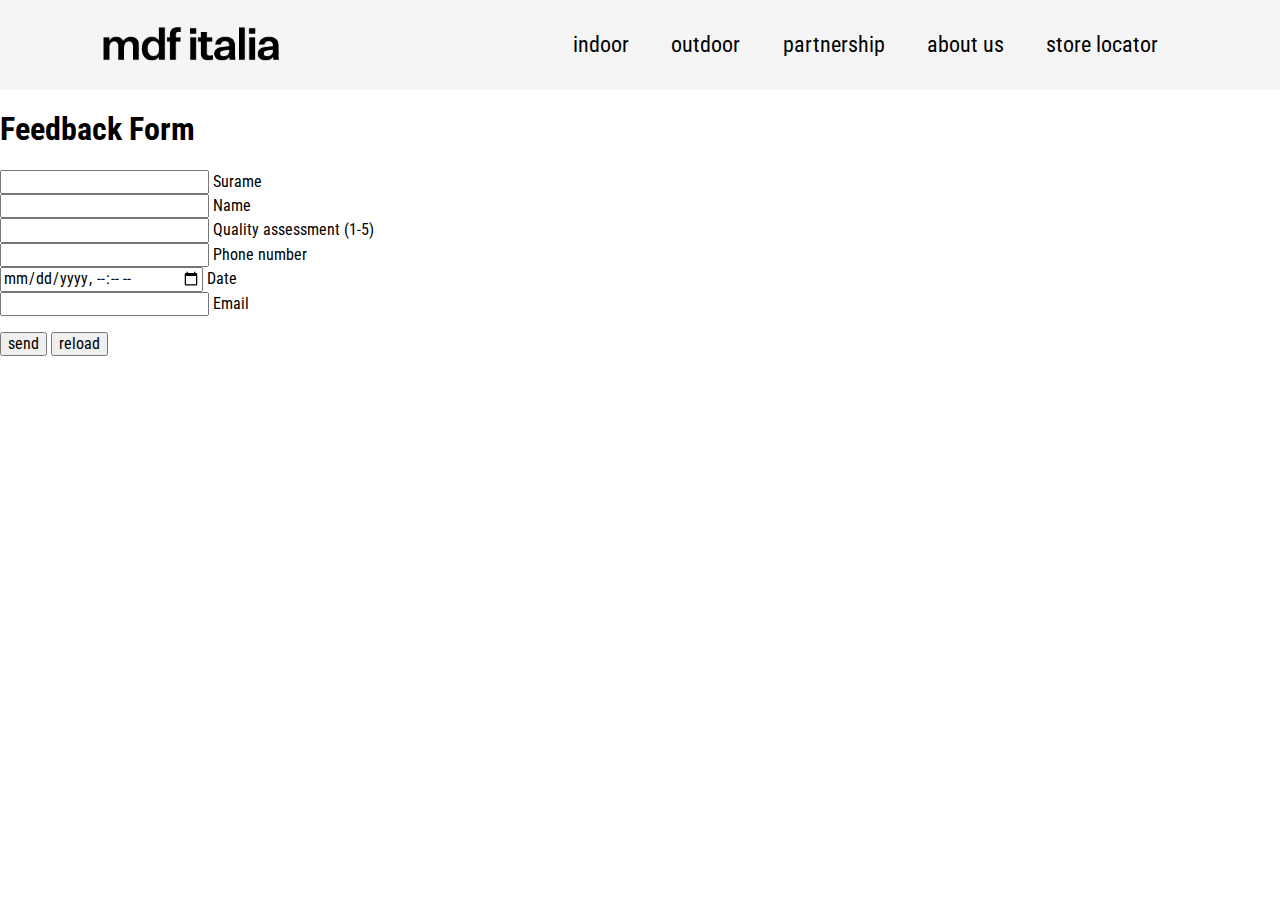
<file: feedback.html>
<!DOCTYPE html>
<html lang="en">
<head>
    <meta charset="UTF-8">
    <meta name="viewport" content="width=device-width, initial-scale=1.0">
    <title>mdf italia</title>
    <link rel="stylesheet" href="styles/normalize.css">
    <link rel="stylesheet" href="styles/main.css"> 
    <link rel="preconnect" href="https://fonts.googleapis.com">
    <link rel="preconnect" href="https://fonts.gstatic.com" crossorigin>
    <link href="https://fonts.googleapis.com/css2?family=Roboto+Condensed:wght@300;400;500&display=swap" rel="stylesheet">
</head>
<body>

<header class="navMenu">
        <div class="navMenu__logo">
            
            <a href="index.html"><img src="images/MDF_logo_black.png" alt="mdf italia"> </a>
        </div>
        <div class="navMenu__pages">
            <ul>
                <li><a  href="indoor.html">indoor</a></li>
                <li><a  href="outdoor.html">outdoor</a></li>
                <li><a  href="partnership.html">partnership</a></li>
                <li><a  href="https://youtu.be/d-CbiKkODRM">about us</a></li>
                <li><a  href="store-selector.html">store locator</a></li>
            </ul>
        </div>
</header>

<!-- фамилия, имя, мобильный телефон, электронка, дата отправки сообщения);
 -->
 <form action="https://www.bing.com/" method="get" required>
    <h1 class="form__title">Feedback Form</h1>
    <div class="form__group">
        <input name="surname" type="text" class="form__input" required>
        <label class="form__label">Surame</label>
    </div>
    <div class="form__group">
        <input name="name" type="text" class="form__input" required>
        <label class="form__label">Name</label>
    </div>
    <div class="form__group">
        <input name="name" type="number" class="form__input" required>
        <label class="form__label">Quality assessment (1-5)</label>
    </div>
    <div class="form__group">
        <input name="phone-number" type="number" class="form__input" required>
        <label class="form__label">Phone number</label>
    </div>
    <div class="form__group">
        <input name="date" type="datetime-local" class="form__input" required>
        <label class="form__label">Date</label>
    </div>
    <div class="form__group">
        <input name="email" type="email" class="form__input" required>
        <label class="form__label">Email</label>
    </div>
    <div class="form__group">
        <input name="contacting-id" type="hidden" value="888">
    </div>
    <div class="form__group">
        <p>
            <input type="submit" name="submit" value="send">
            <input type="reset" name="reset" value="reload">

        </p>
    </div>
</form>
</body>
</html>
</file>
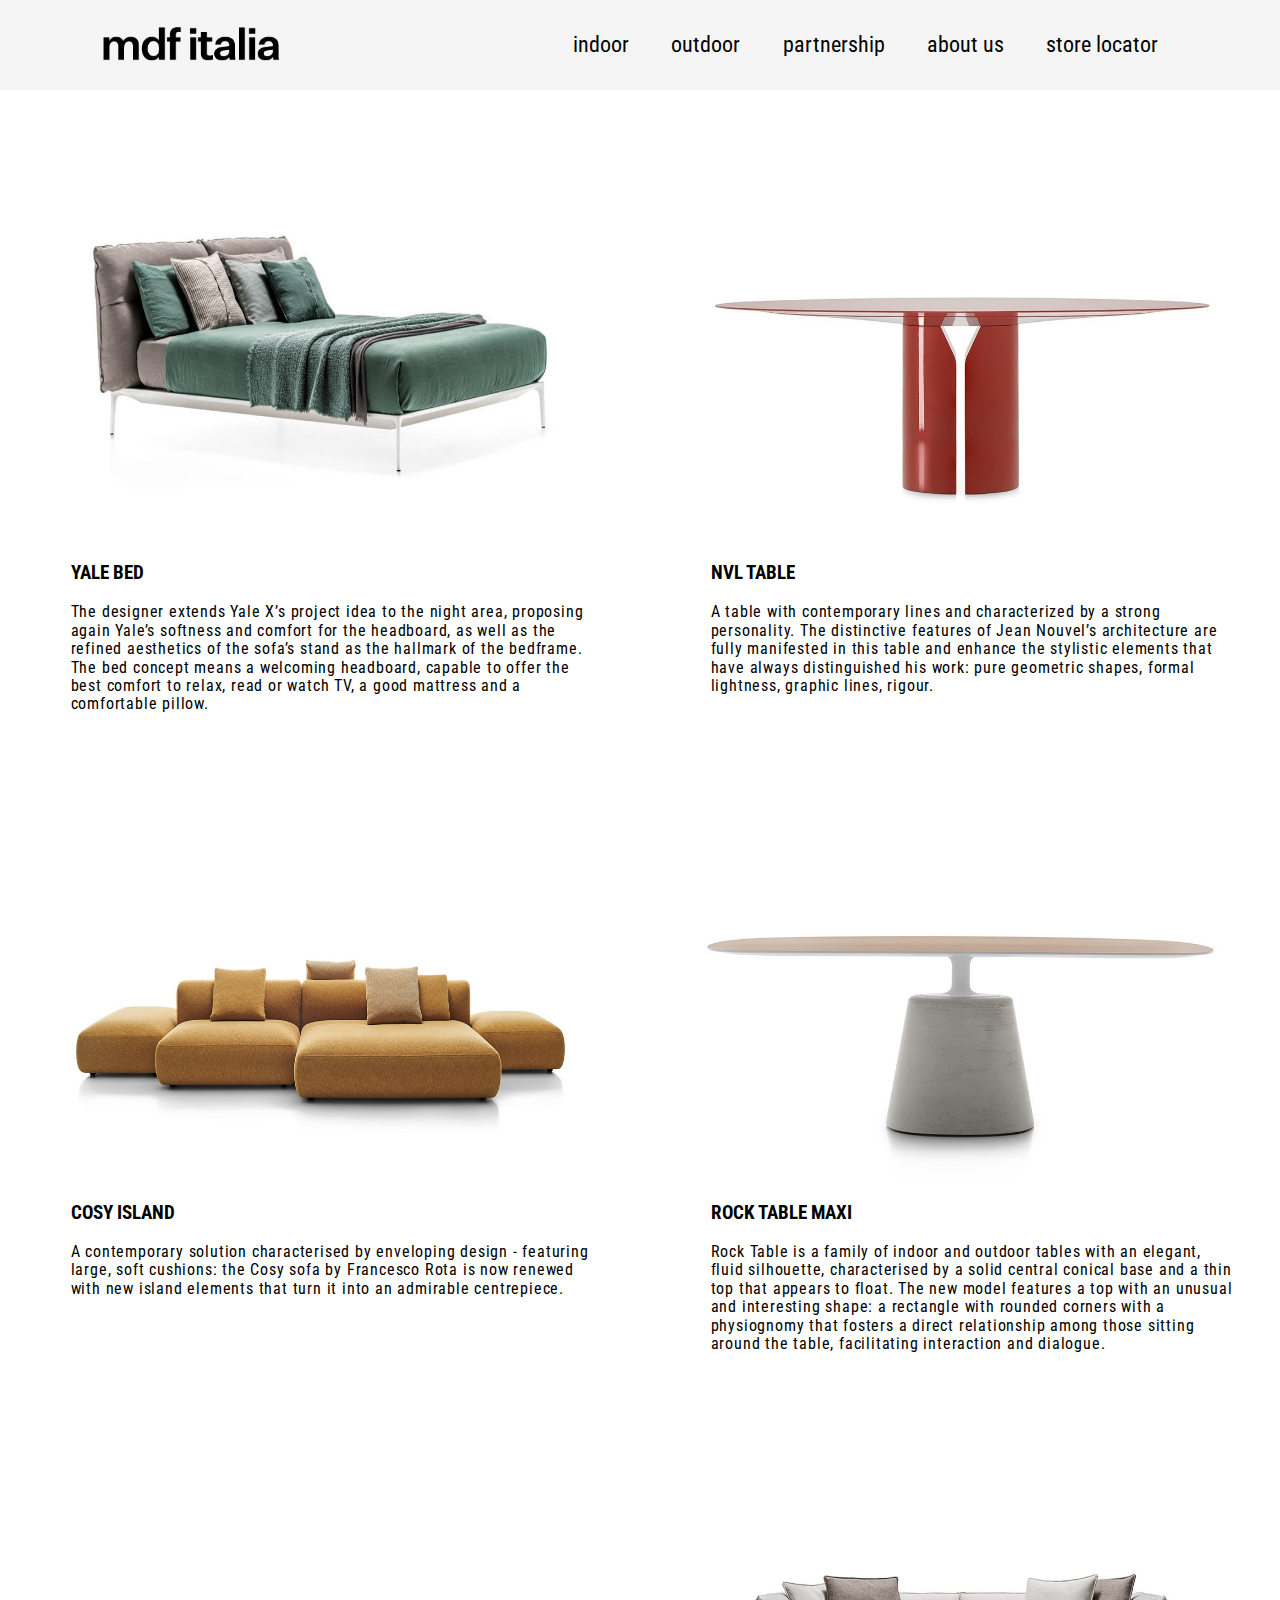
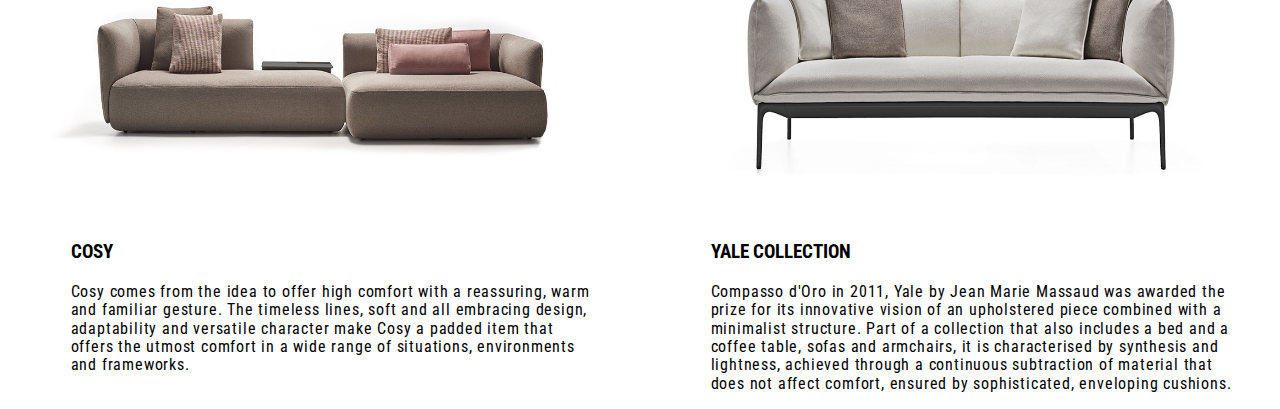
<file: indoor.html>
<!DOCTYPE html>
<html lang="en">
<head>
    <meta charset="UTF-8">
    <meta name="viewport" content="width=device-width, initial-scale=1.0">
    <title>mdf italia</title>
    <link rel="stylesheet" href="styles/normalize.css">
    <link rel="stylesheet" href="styles/main.css"> 
    <link rel="stylesheet" href="styles/indoor.css">
    <link rel="preconnect" href="https://fonts.googleapis.com">
    <link rel="preconnect" href="https://fonts.gstatic.com" crossorigin>
    <link href="https://fonts.googleapis.com/css2?family=Roboto+Condensed:wght@300;400;500&display=swap" rel="stylesheet">
</head>
<body>

<header class="navMenu">
        <div class="navMenu__logo">
            
            <a href="index.html"><img src="images/MDF_logo_black.png" alt="mdf italia"> </a>
        </div>
        <div class="navMenu__pages">
            <ul>
                <li><a  href="indoor.html">indoor</a></li>
                <li><a  href="outdoor.html">outdoor</a></li>
                <li><a  href="partnership.html">partnership</a></li>
                <li><a  href="https://youtu.be/d-CbiKkODRM">about us</a></li>
                <li><a  href="store-selector.html">store locator</a></li>
            </ul>
        </div>
</header>
<div class="container">
    <div class="container__element">
        <img src="images/indoor-bed.jpg" width="550" height="450" alt="yale bed">
        <h3>YALE BED</h3>
        <p>The designer extends Yale X’s project idea to the night area, proposing again Yale’s softness and comfort for the headboard, as well as the refined aesthetics of the sofa’s stand as the hallmark of the bedframe. 
            The bed concept means a welcoming headboard, capable to offer the best comfort to relax, read or watch TV, a good mattress and a comfortable pillow. </p>
    </div>
    <div class="container__element">
        <img src="images/indoor-red-table.jpg" width="550" height="450" alt="nvl table">
        <h3>NVL TABLE</h3>
        <p>A table with contemporary lines and characterized by a strong personality. The distinctive features of Jean Nouvel’s architecture are fully manifested in this table and enhance the stylistic elements that have always distinguished his work: pure geometric shapes, formal lightness, graphic lines, rigour.</p>
    </div>

    <div class="container__element">
        <img src="images/indoor-sofa.jpg" width="550" height="450" alt="cosy island">
        <h3>COSY ISLAND</h3>
        <p>A contemporary solution characterised by enveloping design - featuring large, soft cushions: the Cosy sofa by Francesco Rota is now renewed with new island elements that turn it into an admirable centrepiece.</p>
    </div>       
    <div class="container__element">
        <img src="images/indoor-wooden-table.jpg" width="550" height="450" alt="rock table maxi">
        <h3>ROCK TABLE MAXI</h3>
        <p>Rock Table is a family of indoor and outdoor tables with an elegant, fluid silhouette, characterised by a solid central conical base and a thin top that appears to float. The new model features a top with an unusual and interesting shape: a rectangle with rounded corners with a physiognomy that fosters a direct relationship among those sitting around the table, facilitating interaction and dialogue.</p>
    </div>
    <div class="container__element">
        <img src="images/indoor-sofa-separate.jpg" width="550" height="450" alt="cosy">
        <h3>COSY</h3>
        <p>Cosy comes from the idea to offer high comfort with a reassuring, warm and familiar gesture.
            The timeless lines, soft and all embracing design, adaptability and versatile character make Cosy a padded item that offers the utmost comfort in a wide range of situations, environments and frameworks.
        </p>
    </div>
    <div class="container__element">
        <img src="images/indoor-light-sofa.jpg" width="550" height="450" alt="yale collection">
        <h3>YALE COLLECTION</h3>
        <p>Compasso d'Oro in 2011, Yale by Jean Marie Massaud was awarded the prize for its innovative vision of an upholstered piece combined with a minimalist structure. Part of a collection that also includes a bed and a coffee table, sofas and armchairs, it is characterised by synthesis and lightness, achieved through a continuous subtraction of material that does not affect comfort, ensured by sophisticated, enveloping cushions.</p>
</div>  
</div>
</body>
</html>
</file>
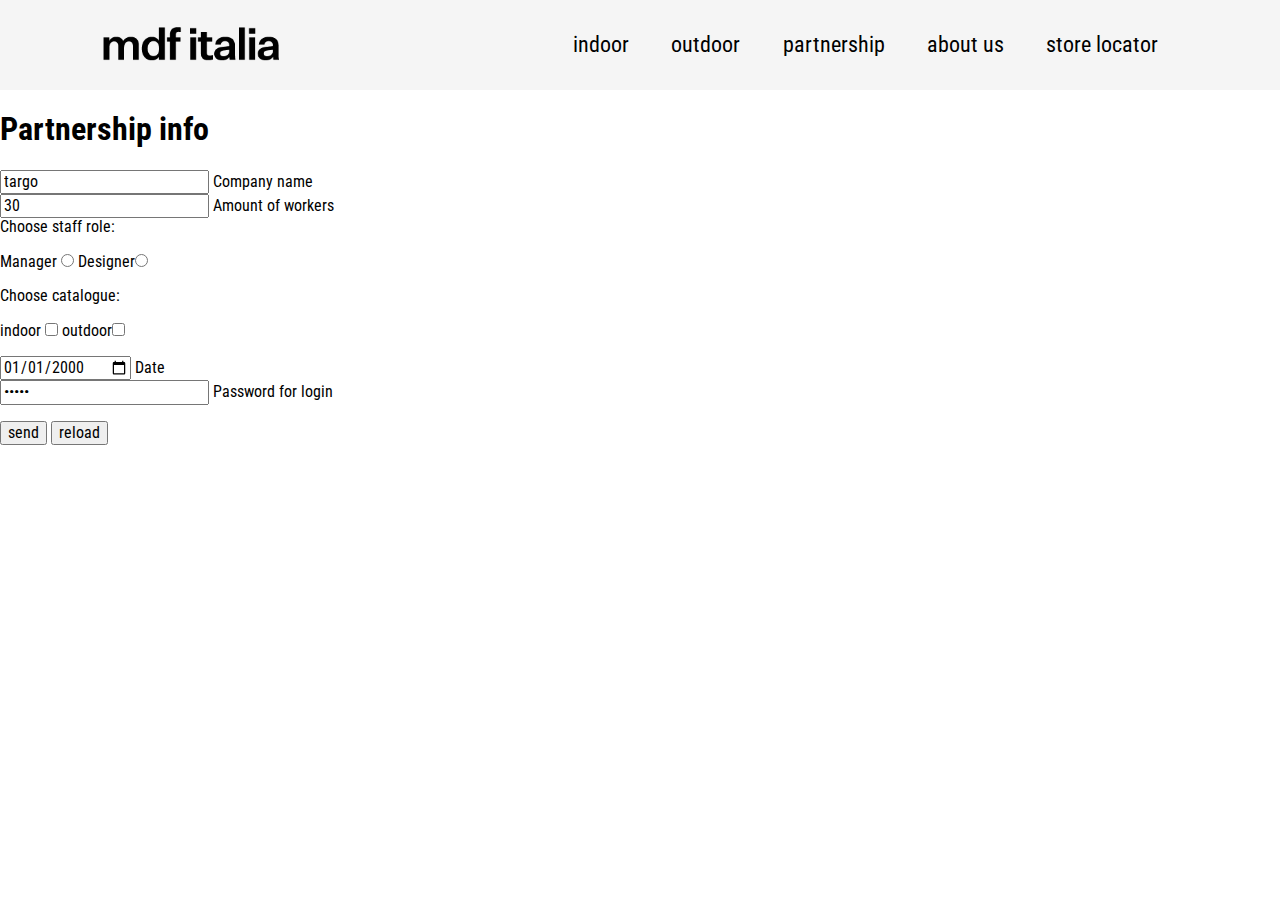
<file: partnership.html>
<!DOCTYPE html>
<html lang="en">
<head>
    <meta charset="UTF-8">
    <meta name="viewport" content="width=device-width, initial-scale=1.0">
    <title>mdf italia</title>
    <link rel="stylesheet" href="styles/normalize.css">
    <link rel="stylesheet" href="styles/main.css"> 
    <link rel="preconnect" href="https://fonts.googleapis.com">
    <link rel="preconnect" href="https://fonts.gstatic.com" crossorigin>
    <link href="https://fonts.googleapis.com/css2?family=Roboto+Condensed:wght@300;400;500&display=swap" rel="stylesheet">
</head>
<body>

<header class="navMenu">
        <div class="navMenu__logo">
            
            <a href="index.html"><img src="images/MDF_logo_black.png" alt="mdf italia"> </a>
        </div>
        <div class="navMenu__pages">
            <ul>
                <li><a  href="indoor.html">indoor</a></li>
                <li><a  href="outdoor.html">outdoor</a></li>
                <li><a  href="partnership.html">partnership</a></li>
                <li><a  href="https://youtu.be/d-CbiKkODRM">about us</a></li>
                <li><a  href="store-selector.html">store locator</a></li>
            </ul>
        </div>
</header>
<form action="https://www.bing.com/" method="get">
    <h1 class="form__title">Partnership info</h1>
    <div class="form__group">
        <input name="company-name" type="text" class="form__input" value="targo">
        <label class="form__label">Company name</label>
    </div>
    <div class="form__group">
        <input name="workers" type="number" class="form__input" value="30">
        <label class="form__label">Amount of workers</label>
    </div>
    <div class="form__group">
        <label class="form__label">Choose staff role:</label>
        <p>Manager
        <input name="role" type="radio" class="form__input" value="manager">
        Designer<input name="role" type="radio" class="form__input" value="designer"></p>
    </div>
    <div class="form__group">
        <label class="form__label">Choose catalogue:</label>
        <p>indoor
            <input name="catalogue" type="checkbox" class="form__input" value="indoor">
            outdoor<input name="catalogue" type="checkbox" class="form__input" value="outdoor"></p>
    </div>
    <div class="form__group">
        <input name="date" value="2000-01-01" type="date" class="form__input">
        <label class="form__label">Date</label>
    </div>
    <div class="form__group">
        <input name="password" type="password" class="form__input" value="12345" required>
        <label class="form__label">Password for login</label>
    </div>
    <div class="form__group">
        <input name="contacting-id" type="hidden" value="123">
    </div>
    <div class="form__group">
        <p>
            <input type="submit" name="submit" value="send">
            <input type="reset" name="reset" value="reload">

        </p>
    </div>
</form>
</body>
</html>
</file>
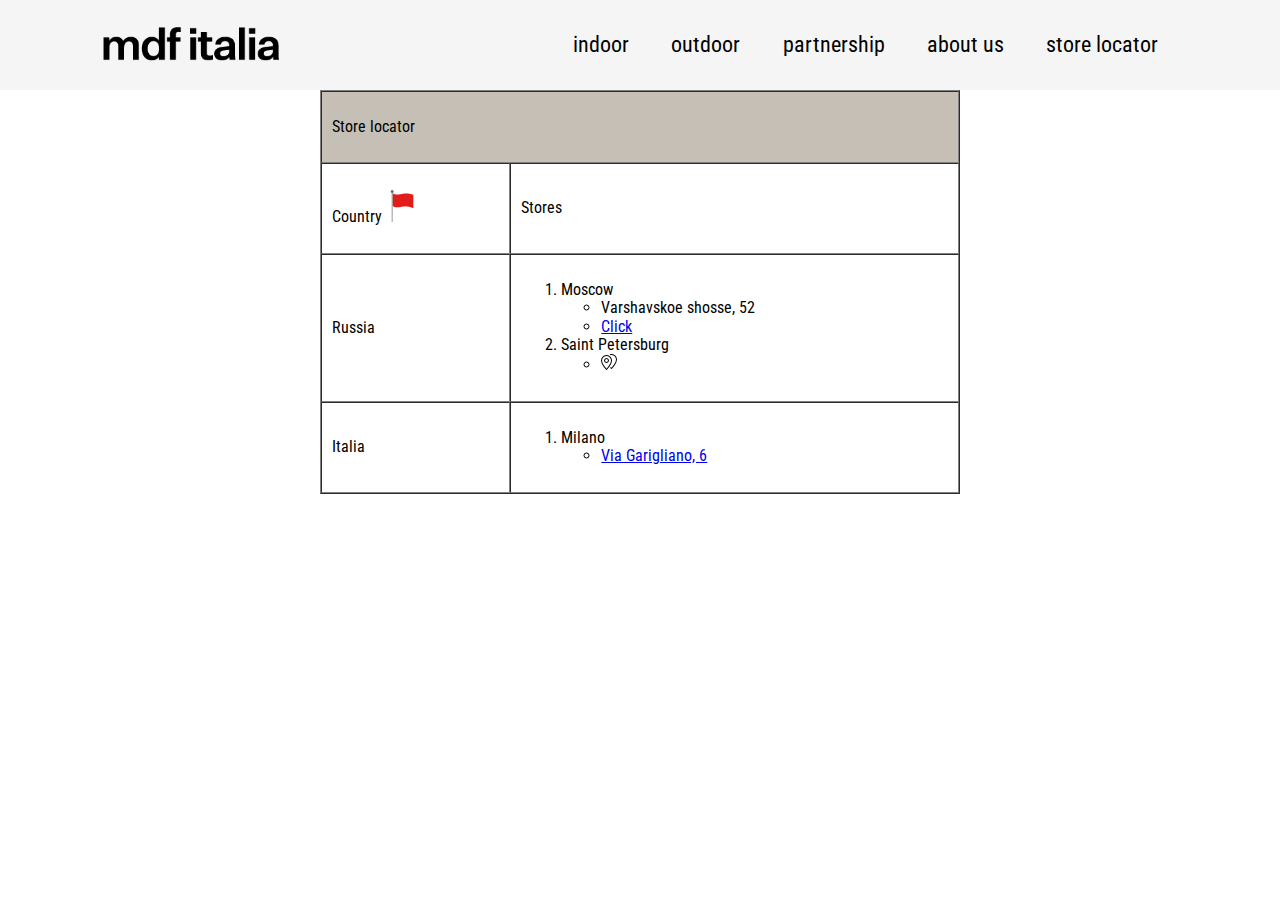
<file: store-selector.html>
<!DOCTYPE html>
<html lang="en">
<head>
    <meta charset="UTF-8">
    <meta name="viewport" content="width=device-width, initial-scale=1.0">
    <title>mdf italia</title>
    <link rel="stylesheet" href="styles/normalize.css">
    <link rel="stylesheet" href="styles/main.css"> 
    <link rel="preconnect" href="https://fonts.googleapis.com">
    <link rel="preconnect" href="https://fonts.gstatic.com" crossorigin>
    <link href="https://fonts.googleapis.com/css2?family=Roboto+Condensed:wght@300;400;500&display=swap" rel="stylesheet">
</head>
<body>

<header class="navMenu">
        <div class="navMenu__logo">
            
            <a href="index.html"><img src="images/MDF_logo_black.png" alt="mdf italia"> </a>
        </div>
        <div class="navMenu__pages">
            <ul>
                <li><a  href="indoor.html">indoor</a></li>
                <li><a  href="outdoor.html">outdoor</a></li>
                <li><a  href="partnership.html">partnership</a></li>
                <li><a  href="https://youtu.be/d-CbiKkODRM">about us</a></li>
                <li><a  href="store-selector.html">store locator</a></li>
            </ul>
        </div>
</header>
<table align="center" cellspacing="0" cellpadding="10" border="1"  height="50px" background="https://gidrukodeliya.ru/wp-content/uploads/2022/05/ee453c88763078a889e03972287f440b.jpeg" width="50%"display="flex">
    <tr>
        <td colspan="3" bgcolor="#c5bfb5" background="#"> <p>Store locator</p></td>
    </tr>
    <tr>
        <td height="50px">
        <p>Country <img src="images/red-flag.png"></p>
        </td>

        <td height="50px">
        <p>Stores</p>
        </td>
    <tr>
        <td>Russia</td>
        <td><ol>
            <li>Moscow
                <ul>
                    <li>Varshavskoe shosse, 52</li>
                    <li><a href="https://maps.app.goo.gl/sCVA2EjDZy4dmiah7">Click</a></li>
                </ul>
            </li>
            <li>
                Saint Petersburg
                <ul>
                    <li><a href="https://yandex.ru/maps/-/CDe4BZ-O"><img src="images/free-icon-locations-592238.png" alt="location-store"></a></li>
                </ul>
            </li>
        </ol></td>
    </tr>
    <tr>
        <td>Italia</td>
        <td>
        <ol>
            <li>Milano
                <ul>
                    <li><a href="https://maps.app.goo.gl/odobXVmbttfWkuJF8">Via Garigliano, 6</a></li>
                </ul>
            </li>
        </ol>
        </td>
    </tr>  
    
    </table>
</body>
</html>
</file>
<file: styles/main.css>
.loader {
    position: fixed;
    top: 0;
    left: 0;
    width: 100%;
    height: 100%;
    background-color: rgb(240,240,240);
    display: flex;
    justify-content: center;
    align-items: center;
}

.hidden {
    opacity: 0;
    transition: 1.2s ease-out;
    pointer-events: none;
}
.navMenu{
    display: flex;
    background-color: whitesmoke;
    height: 90px;
    justify-content: space-between;
    width: auto;
    align-items: center;
    padding: 0 8vw;
}
.navMenu__logo img{
    max-width: 100%;
    width: 100%;
    height: 4.5vh;
}
.navMenu__logo:hover{
    transform: scale(1.1);
    transition: 1.3s;
}
.navMenu__pages ul li{
    font-family: "Roboto Condensed",sans-serif;
    font-size: 140%;
    display: inline-block;
    padding: 1.5vw;
}
.navMenu__pages ul li:hover{
    background-color: rgb(232, 232, 232);
    border-radius: 18px;
    transition: 0.5s ease-in-out;
}
.navMenu__pages ul li a{
    color: black;
    text-decoration: none;
}
.block{
    width: 100%;
    height: 500px;
}
.footer{
    position: absolute;
    bottom: 0;
    background-color: rgb(197,191,181);
    opacity: .75;
    border-radius: 5px;
    width: 100%;
    height: 50px;
}
.footer__elements{
    display: flex;
    justify-content:right;
    padding: 0 10.2vw;
    align-items: center;
    list-style-type: none;

}
.footer__elements li:not(:only-of-type){
    padding-left: 50px;
}
.footer__elements li a{
    text-decoration: none;
    color: rgb(20,20,20);
    font-size: 12.5px;
    text-transform: uppercase;
}
</file>
<file: styles/indoor.css>
.container{
    display: flex;
    flex-wrap: wrap;
    font-family: "Roboto Condensed",sans-serif;
    width: 100%;
    justify-content:space-around;
}
.container__element{
    align-items: center;
    width: 550px;
}
.container__element h3{
    text-transform: uppercase;
    padding-left: 2vw;
}
.container__element p{
    letter-spacing: 0.8px;
    padding-left: 2vw;
}
</file>
